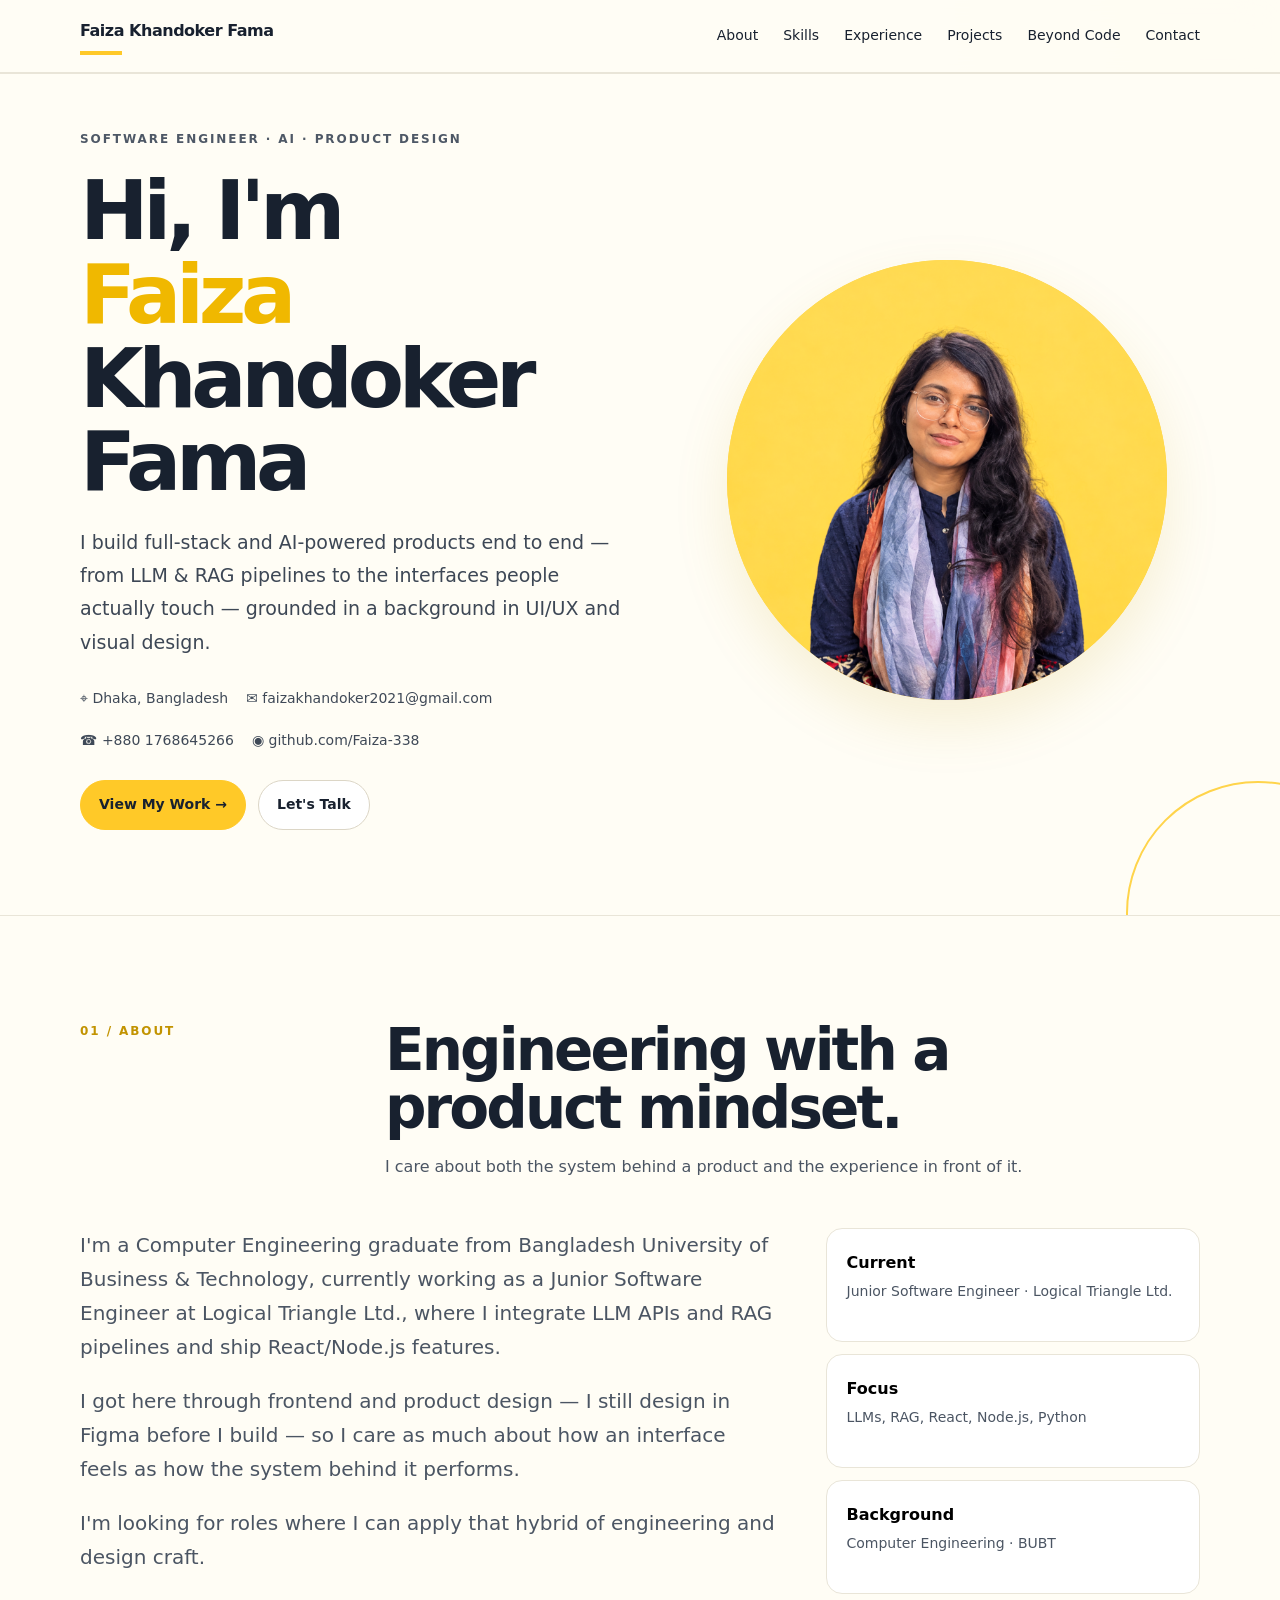
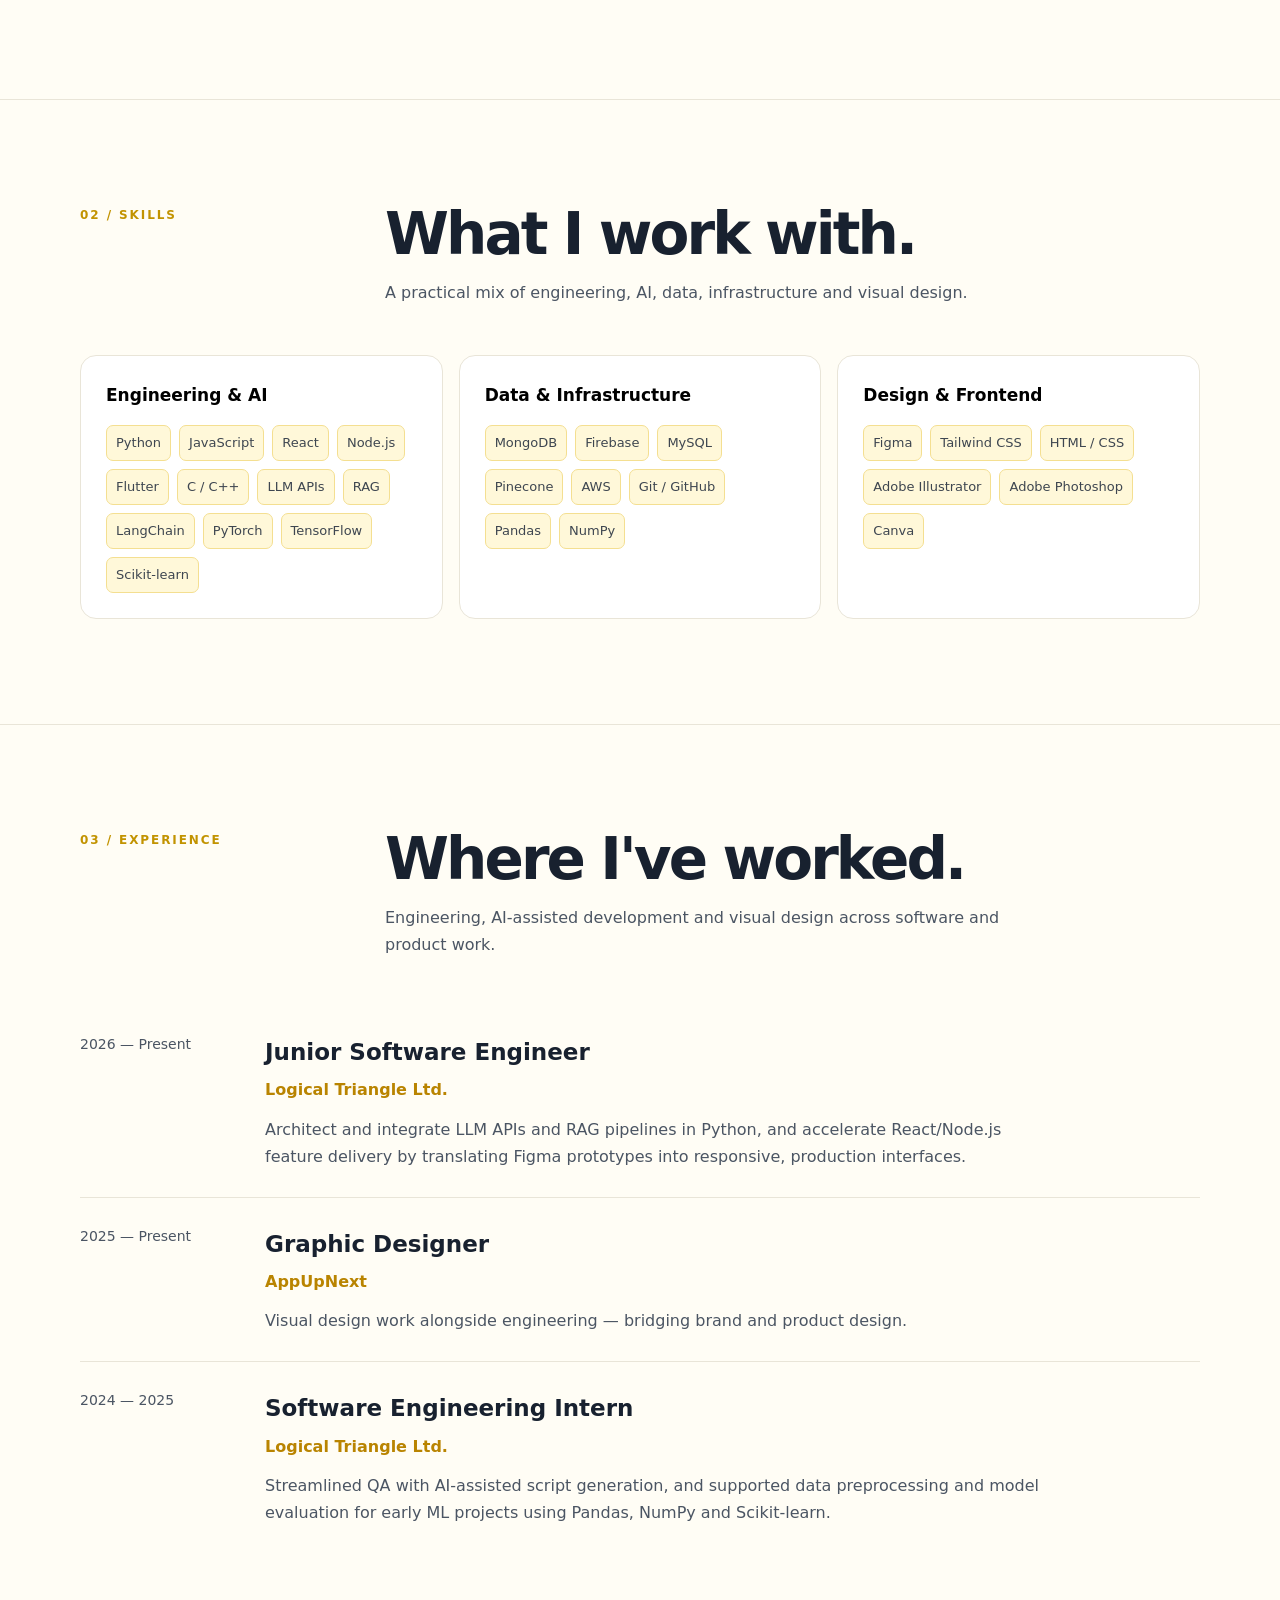
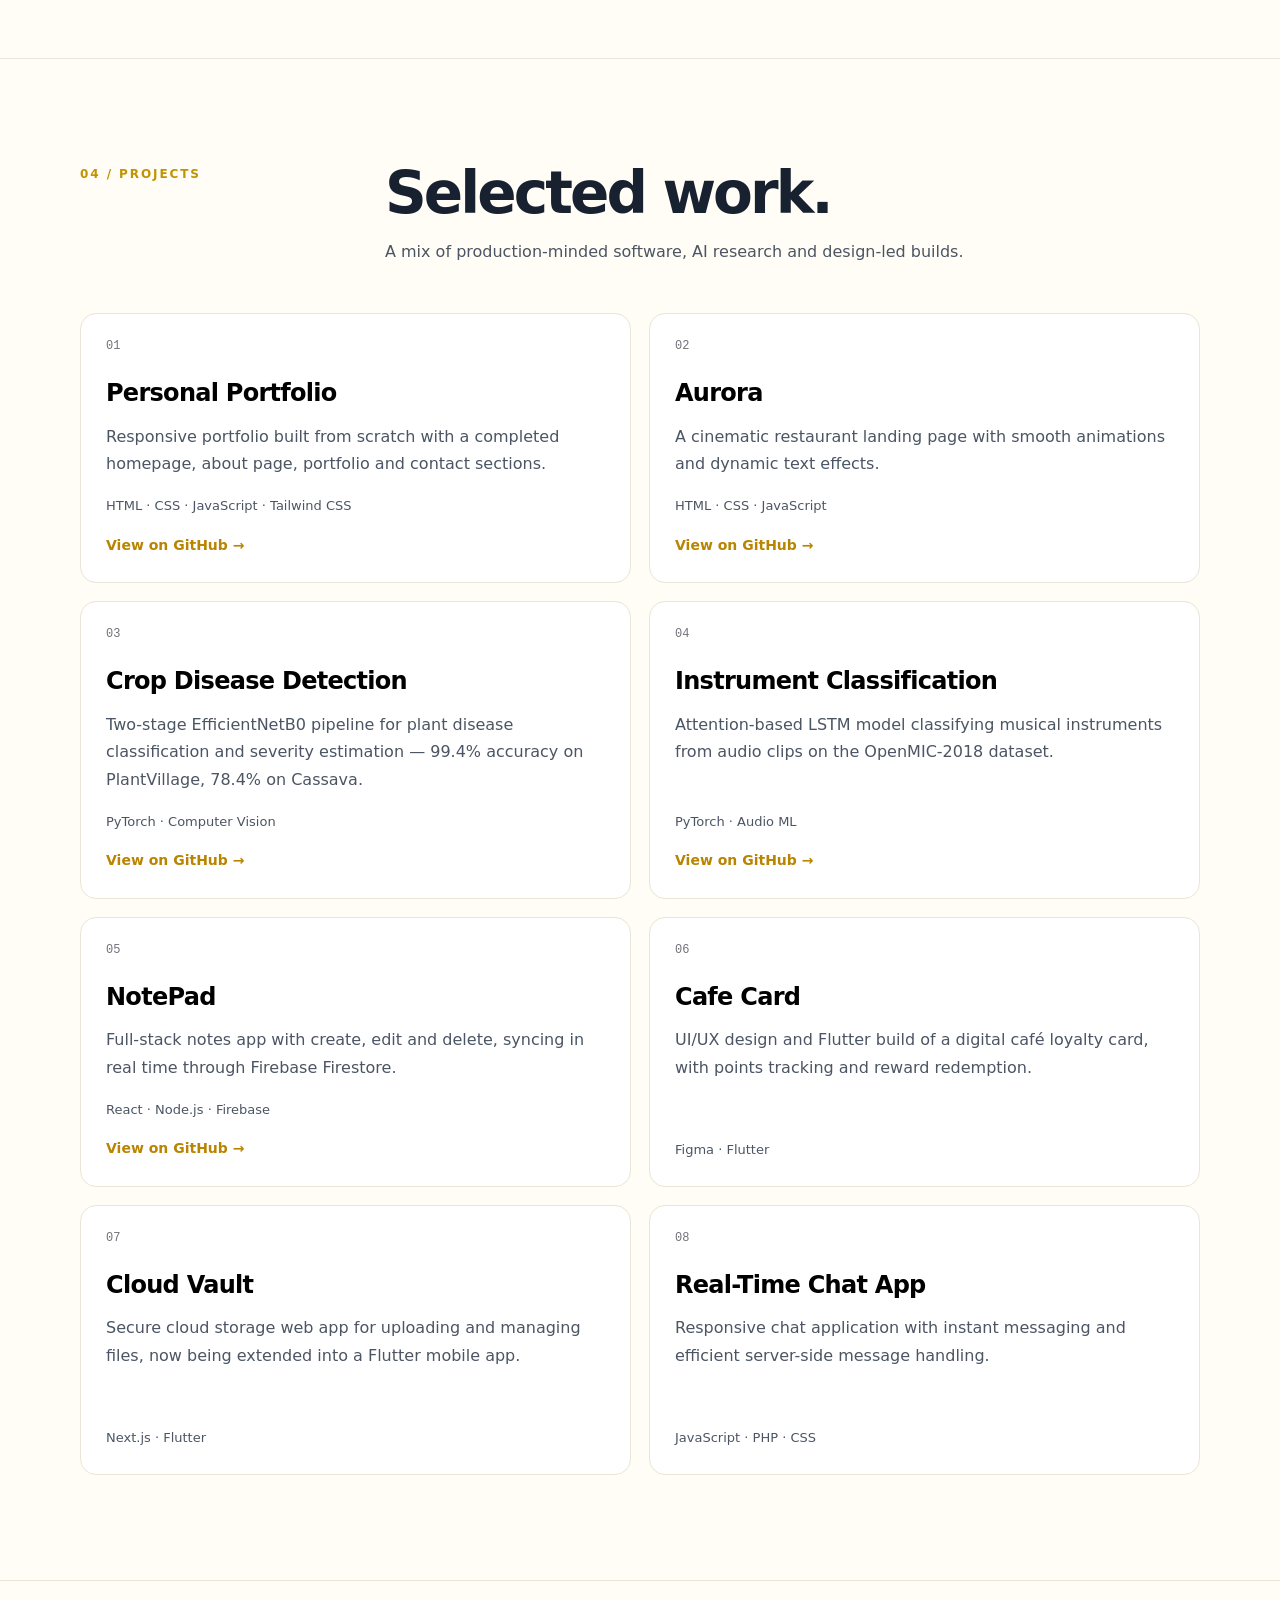
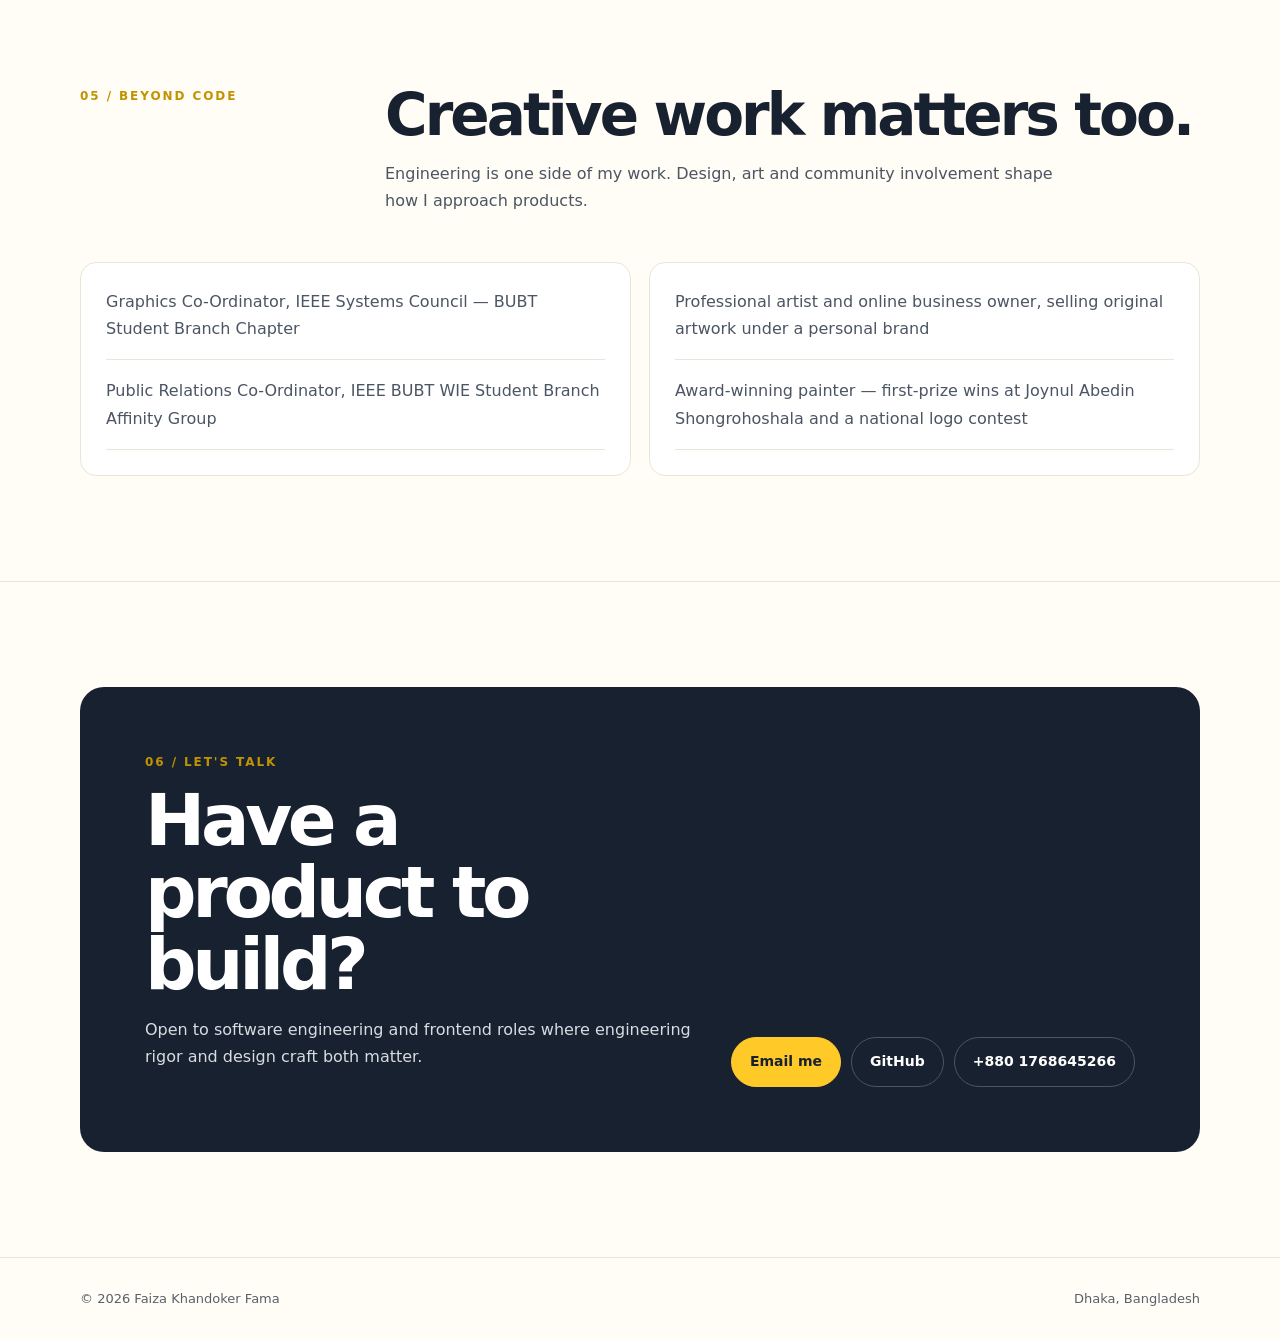
<file: index.html>
<!doctype html>
<html lang="en">
<head>
<meta charset="utf-8"><meta name="viewport" content="width=device-width,initial-scale=1">
<meta name="description" content="Portfolio of Faiza Khandoker Fama — Software Engineer, AI developer and designer.">
<title>Faiza Khandoker Fama — Software Engineer</title>
<link rel="stylesheet" href="style.css">
</head>
<body>
<nav><div class="wrap nav"><a class="brand" href="#top">Faiza Khandoker Fama</a><div class="links"><a href="#about">About</a><a href="#skills">Skills</a><a href="#experience">Experience</a><a href="#projects">Projects</a><a href="#beyond">Beyond Code</a><a href="#contact">Contact</a></div></div></nav>
<main id="top">
<section class="hero"><div class="wrap hero-grid"><div><div class="eyebrow">Software Engineer · AI · Product Design</div><h1>Hi, I'm<br><span class="name">Faiza</span> Khandoker Fama</h1><p class="lead">I build full-stack and AI-powered products end to end — from LLM &amp; RAG pipelines to the interfaces people actually touch — grounded in a background in UI/UX and visual design.</p><div class="meta"><span>⌖ Dhaka, Bangladesh</span><a href="mailto:faizakhandoker2021@gmail.com">✉ faizakhandoker2021@gmail.com</a><a href="tel:+8801768645266">☎ +880 1768645266</a><a href="https://github.com/Faiza-338" target="_blank">◉ github.com/Faiza-338</a></div><div class="actions"><a class="btn primary" href="#projects">View My Work →</a><a class="btn" href="mailto:faizakhandoker2021@gmail.com">Let's Talk</a></div></div><div class="photo-wrap"><div class="photo-circle"><img src="faiza.png" alt="Faiza Khandoker Fama"></div></div></div></section>
<section id="about"><div class="wrap"><div class="section-head"><div class="kicker">01 / About</div><div><h2>Engineering with a product mindset.</h2><p>I care about both the system behind a product and the experience in front of it.</p></div></div><div class="about-grid"><div class="about-copy"><p>I'm a Computer Engineering graduate from Bangladesh University of Business &amp; Technology, currently working as a Junior Software Engineer at Logical Triangle Ltd., where I integrate LLM APIs and RAG pipelines and ship React/Node.js features.</p><p>I got here through frontend and product design — I still design in Figma before I build — so I care as much about how an interface feels as how the system behind it performs.</p><p>I'm looking for roles where I can apply that hybrid of engineering and design craft.</p></div><div class="facts"><div class="fact"><b>Current</b><span>Junior Software Engineer · Logical Triangle Ltd.</span></div><div class="fact"><b>Focus</b><span>LLMs, RAG, React, Node.js, Python</span></div><div class="fact"><b>Background</b><span>Computer Engineering · BUBT</span></div></div></div></div></section>
<section id="skills"><div class="wrap"><div class="section-head"><div class="kicker">02 / Skills</div><div><h2>What I work with.</h2><p>A practical mix of engineering, AI, data, infrastructure and visual design.</p></div></div><div class="skill-groups"><div class="card"><h3>Engineering &amp; AI</h3><div class="tags"><span class="tag">Python</span><span class="tag">JavaScript</span><span class="tag">React</span><span class="tag">Node.js</span><span class="tag">Flutter</span><span class="tag">C / C++</span><span class="tag">LLM APIs</span><span class="tag">RAG</span><span class="tag">LangChain</span><span class="tag">PyTorch</span><span class="tag">TensorFlow</span><span class="tag">Scikit-learn</span></div></div><div class="card"><h3>Data &amp; Infrastructure</h3><div class="tags"><span class="tag">MongoDB</span><span class="tag">Firebase</span><span class="tag">MySQL</span><span class="tag">Pinecone</span><span class="tag">AWS</span><span class="tag">Git / GitHub</span><span class="tag">Pandas</span><span class="tag">NumPy</span></div></div><div class="card"><h3>Design &amp; Frontend</h3><div class="tags"><span class="tag">Figma</span><span class="tag">Tailwind CSS</span><span class="tag">HTML / CSS</span><span class="tag">Adobe Illustrator</span><span class="tag">Adobe Photoshop</span><span class="tag">Canva</span></div></div></div></div></section>
<section id="experience"><div class="wrap"><div class="section-head"><div class="kicker">03 / Experience</div><div><h2>Where I've worked.</h2><p>Engineering, AI-assisted development and visual design across software and product work.</p></div></div><div class="timeline"><div class="job"><div class="date">2026 — Present</div><div><h3>Junior Software Engineer</h3><div class="company">Logical Triangle Ltd.</div><p>Architect and integrate LLM APIs and RAG pipelines in Python, and accelerate React/Node.js feature delivery by translating Figma prototypes into responsive, production interfaces.</p></div></div><div class="job"><div class="date">2025 — Present</div><div><h3>Graphic Designer</h3><div class="company">AppUpNext</div><p>Visual design work alongside engineering — bridging brand and product design.</p></div></div><div class="job"><div class="date">2024 — 2025</div><div><h3>Software Engineering Intern</h3><div class="company">Logical Triangle Ltd.</div><p>Streamlined QA with AI-assisted script generation, and supported data preprocessing and model evaluation for early ML projects using Pandas, NumPy and Scikit-learn.</p></div></div></div></div></section>
<section id="projects"><div class="wrap"><div class="section-head"><div class="kicker">04 / Projects</div><div><h2>Selected work.</h2><p>A mix of production-minded software, AI research and design-led builds.</p></div></div><div class="projects">
<article class="card project"><div class="project-num">01</div><h3>Personal Portfolio</h3><p>Responsive portfolio built from scratch with a completed homepage, about page, portfolio and contact sections.</p><div class="stack">HTML · CSS · JavaScript · Tailwind CSS</div><a class="project-link" href="https://github.com/Faiza-338/Portfolio-Website" target="_blank" rel="noreferrer">View on GitHub →</a></article>
<article class="card project"><div class="project-num">02</div><h3>Aurora</h3><p>A cinematic restaurant landing page with smooth animations and dynamic text effects.</p><div class="stack">HTML · CSS · JavaScript</div><a class="project-link" href="https://github.com/Faiza-338/Aurora" target="_blank" rel="noreferrer">View on GitHub →</a></article>
<article class="card project"><div class="project-num">03</div><h3>Crop Disease Detection</h3><p>Two-stage EfficientNetB0 pipeline for plant disease classification and severity estimation — 99.4% accuracy on PlantVillage, 78.4% on Cassava.</p><div class="stack">PyTorch · Computer Vision</div><a class="project-link" href="https://github.com/Faiza-338/EfficientNetB0-Based-Crop-Disease-Detection-and-Severity-Estimation" target="_blank" rel="noreferrer">View on GitHub →</a></article>
<article class="card project"><div class="project-num">04</div><h3>Instrument Classification</h3><p>Attention-based LSTM model classifying musical instruments from audio clips on the OpenMIC-2018 dataset.</p><div class="stack">PyTorch · Audio ML</div><a class="project-link" href="https://github.com/Faiza-338/Attention-Based-LSTM-for-Multi-Label-Instrument-Classification-on-OpenMIC-2018-Dataset" target="_blank" rel="noreferrer">View on GitHub →</a></article>
<article class="card project"><div class="project-num">05</div><h3>NotePad</h3><p>Full-stack notes app with create, edit and delete, syncing in real time through Firebase Firestore.</p><div class="stack">React · Node.js · Firebase</div><a class="project-link" href="https://github.com/Faiza-338/NotePad" target="_blank" rel="noreferrer">View on GitHub →</a></article>
<article class="card project"><div class="project-num">06</div><h3>Cafe Card</h3><p>UI/UX design and Flutter build of a digital café loyalty card, with points tracking and reward redemption.</p><div class="stack">Figma · Flutter</div></article>
<article class="card project"><div class="project-num">07</div><h3>Cloud Vault</h3><p>Secure cloud storage web app for uploading and managing files, now being extended into a Flutter mobile app.</p><div class="stack">Next.js · Flutter</div></article>
<article class="card project"><div class="project-num">08</div><h3>Real-Time Chat App</h3><p>Responsive chat application with instant messaging and efficient server-side message handling.</p><div class="stack">JavaScript · PHP · CSS</div></article>
</div></div></section>
<section id="beyond"><div class="wrap"><div class="section-head"><div class="kicker">05 / Beyond code</div><div><h2>Creative work matters too.</h2><p>Engineering is one side of my work. Design, art and community involvement shape how I approach products.</p></div></div><div class="beyond"><div class="card"><ul><li>Graphics Co-Ordinator, IEEE Systems Council — BUBT Student Branch Chapter</li><li>Public Relations Co-Ordinator, IEEE BUBT WIE Student Branch Affinity Group</li></ul></div><div class="card"><ul><li>Professional artist and online business owner, selling original artwork under a personal brand</li><li>Award-winning painter — first-prize wins at Joynul Abedin Shongrohoshala and a national logo contest</li></ul></div></div></div></section>
<section id="contact"><div class="wrap contact"><div><div class="kicker">06 / Let's talk</div><h2>Have a product to build?</h2><p>Open to software engineering and frontend roles where engineering rigor and design craft both matter.</p></div><div class="contact-links"><a class="btn primary" href="mailto:faizakhandoker2021@gmail.com">Email me</a><a class="btn" href="https://github.com/Faiza-338" target="_blank" rel="noreferrer">GitHub</a><a class="btn" href="tel:+8801768645266">+880 1768645266</a></div></div></section>
</main>
<footer><div class="wrap footer"><span>© 2026 Faiza Khandoker Fama</span><span>Dhaka, Bangladesh</span></div></footer>
</body></html>
</file>
<file: style.css>
html {
  scroll-behavior: smooth;
}
body {
  font-family:
    Inter,
    system-ui,
    -apple-system,
    BlinkMacSystemFont,
    "Segoe UI",
    sans-serif;
}
.glass {
  background: rgba(15, 23, 42, 0.72);
  backdrop-filter: blur(16px);
}
.blue-glow {
  box-shadow: 0 0 35px rgba(59, 130, 246, 0.25);
}
.card-hover {
  transition: all 0.3s ease;
}
.card-hover:hover {
  transform: translateY(-8px);
  box-shadow: 0 20px 45px rgba(59, 130, 246, 0.22);
}
.gradient-text {
  background: linear-gradient(90deg, #60a5fa, #38bdf8, #a78bfa);
  -webkit-background-clip: text;
  background-clip: text;
  color: transparent;
}
.section-title {
  font-size: clamp(2rem, 4vw, 3rem);
  font-weight: 800;
  color: white;
}
.page-hero {
  background:
    radial-gradient(
      circle at top left,
      rgba(37, 99, 235, 0.35),
      transparent 35%
    ),
    linear-gradient(135deg, #020617, #0f172a, #020617);
}

:root {
  --bg: #09090b;
  --panel: #111113;
  --text: #f4f4f5;
  --muted: #a1a1aa;
  --line: #27272a;
  --accent: #c4b5fd;
  --max: 1120px;
}

* {
  box-sizing: border-box;
  scroll-behavior: smooth;
}

body {
  margin: 0;
  background: radial-gradient(circle at 75% 0%, rgba(124, 58, 237, 0.16), transparent 28rem), var(--bg);
  color: #27313f;
  font: 16px/1.7 Inter, ui-sans-serif, system-ui, -apple-system, "Segoe UI", sans-serif;
}

a {
  color: inherit;
  text-decoration: none;
}

.wrap {
  width: min(var(--max), calc(100% - 40px));
  margin: auto;
}

nav {
  position: sticky;
  top: 0;
  z-index: 20;
  background: rgba(9, 9, 11, 0.8);
  backdrop-filter: blur(18px);
  border-bottom: 1px solid rgba(255, 255, 255, 0.07);
}

.nav {
  height: 72px;
  display: flex;
  align-items: center;
  justify-content: space-between;
}

.brand {
  font-weight: 800;
  letter-spacing: -0.03em;
}

.links {
  display: flex;
  gap: 25px;
  color: #d4d4d8;
  font-size: 14px;
}

.links a:hover {
  color: var(--accent);
}

.hero {
  min-height: calc(100vh - 72px);
  display: grid;
  align-items: center;
  padding: 90px 0;
}

.eyebrow,
.kicker {
  color: var(--accent);
  font-size: 12px;
  font-weight: 800;
  letter-spacing: 0.16em;
  text-transform: uppercase;
}

.hero h1 {
  font-size: clamp(48px, 8vw, 92px);
  line-height: 0.98;
  letter-spacing: -0.065em;
  margin: 20px 0 28px;
  max-width: 900px;
}

.gradient {
  background: linear-gradient(110deg, #fff, #c4b5fd 60%, #a78bfa);
  -webkit-background-clip: text;
  background-clip: text;
  color: transparent;
}

.lead {
  font-size: clamp(19px, 2.2vw, 25px);
  line-height: 1.5;
  color: #d4d4d8;
  max-width: 790px;
}

.meta {
  display: flex;
  flex-wrap: wrap;
  gap: 12px;
  margin-top: 30px;
  color: var(--muted);
  font-size: 14px;
}

.meta span {
  border: 1px solid var(--line);
  border-radius: 999px;
  padding: 7px 13px;
}

.actions {
  display: flex;
  gap: 12px;
  flex-wrap: wrap;
  margin-top: 34px;
}

.btn {
  display: inline-flex;
  align-items: center;
  justify-content: center;
  padding: 12px 18px;
  border-radius: 10px;
  border: 1px solid var(--line);
  font-weight: 700;
  font-size: 14px;
}

.btn.primary {
  background: #f4f4f5;
  color: #09090b;
  border-color: #f4f4f5;
}

section {
  padding: 105px 0;
  border-top: 1px solid rgba(255, 255, 255, 0.06);
}

.section-head {
  display: grid;
  grid-template-columns: 260px 1fr;
  gap: 45px;
  margin-bottom: 48px;
}

.section-head h2 {
  font-size: clamp(34px, 5vw, 58px);
  line-height: 1;
  letter-spacing: -0.05em;
  margin: 0;
}

.section-head p {
  color: var(--muted);
  max-width: 680px;
  margin: 16px 0 0;
}

.about-grid {
  display: grid;
  grid-template-columns: 1.3fr 0.7fr;
  gap: 50px;
}

.about-copy {
  font-size: 20px;
  color: var(--muted);
}

.about-copy p {
  margin-top: 0;
}

.facts {
  display: grid;
  gap: 12px;
}

.fact,
.card {
  background: linear-gradient(145deg, rgba(255, 255, 255, 0.045), rgba(255, 255, 255, 0.015));
  border: 1px solid var(--line);
  border-radius: 16px;
}

.fact {
  padding: 20px;
}

.fact b {
  display: block;
}

.fact span {
  color: var(--muted);
  font-size: 14px;
}

.skill-groups {
  display: grid;
  grid-template-columns: repeat(3, 1fr);
  gap: 16px;
}

.card {
  padding: 25px;
}

.card h3 {
  margin: 0 0 15px;
  font-size: 17px;
}

.tags {
  display: flex;
  flex-wrap: wrap;
  gap: 8px;
}

.tag {
  font-size: 13px;
  color: #d4d4d8;
  background: #18181b;
  border: 1px solid #303035;
  padding: 6px 9px;
  border-radius: 7px;
}

.timeline {
  display: grid;
}

.job {
  display: grid;
  grid-template-columns: 150px 1fr;
  gap: 35px;
  padding: 27px 0;
  border-top: 1px solid var(--line);
}

.job:first-child {
  border-top: 0;
}

.date {
  color: var(--muted);
  font-size: 14px;
}

.job h3 {
  margin: 0;
  font-size: 23px;
}

.company {
  color: var(--accent);
  font-weight: 700;
  margin: 4px 0 12px;
}

.job p {
  color: #c4c4c8;
  margin: 0;
  max-width: 780px;
}

.projects {
  display: grid;
  grid-template-columns: repeat(2, 1fr);
  gap: 18px;
}

.project {
  display: flex;
  flex-direction: column;
  min-height: 270px;
}

.project-num {
  color: #71717a;
  font: 12px ui-monospace, SFMono-Regular, Menlo, monospace;
}

.project h3 {
  font-size: 24px;
  letter-spacing: -0.03em;
  margin: 20px 0 9px;
}

.project p {
  color: var(--muted);
  margin: 0 0 18px;
}

.stack {
  color: var(--muted);
  font-size: 13px;
  margin-top: auto;
}

.project-link {
  margin-top: 16px;
  color: var(--accent);
  font-weight: 700;
  font-size: 14px;
}

.beyond {
  display: grid;
  grid-template-columns: 1fr 1fr;
  gap: 18px;
}

.beyond ul {
  padding: 0;
  margin: 0;
  list-style: none;
}

.beyond li {
  padding: 17px 0;
  border-bottom: 1px solid var(--line);
  color: var(--muted);
}

.beyond li:first-child {
  padding-top: 0;
}

.contact {
  display: grid;
  grid-template-columns: 1fr auto;
  align-items: end;
  gap: 30px;
}

.contact h2 {
  font-size: clamp(42px, 6vw, 72px);
  line-height: 1;
  letter-spacing: -0.06em;
  margin: 12px 0;
}

.contact p {
  color: var(--muted);
  max-width: 600px;
}

.contact-links {
  display: flex;
  gap: 10px;
  flex-wrap: wrap;
  justify-content: flex-end;
}

footer {
  padding: 30px 0;
  border-top: 1px solid var(--line);
  color: #71717a;
  font-size: 13px;
}

.footer {
  display: flex;
  justify-content: space-between;
  gap: 20px;
}

@media (max-width: 800px) {
  .links {
    display: none;
  }
  .section-head,
  .about-grid,
  .skill-groups,
  .projects,
  .beyond,
  .contact {
    grid-template-columns: 1fr;
  }
  .section-head {
    gap: 18px;
  }
  .job {
    grid-template-columns: 1fr;
    gap: 8px;
  }
  .contact-links {
    justify-content: flex-start;
  }
  .hero {
    padding: 70px 0;
  }
  .wrap {
    width: min(var(--max), calc(100% - 28px));
  }
}

/* Base Theme Overrides (Light/Yellow Theme) */
:root {
  --bg: #fffdf5;
  --panel: #fff;
  --text: #18212f;
  --muted: #4b5563;
  --line: #e9e5d8;
  --accent: #ffc928;
  --accent2: #f0b800;
}

body {
  background: radial-gradient(circle at 95% 0%, rgba(255, 201, 40, 0.13), transparent 24rem), var(--bg);
  color: var(--text);
}

nav {
  background: rgba(255, 253, 245, 0.9);
  border-bottom: 1px solid var(--line);
}

.brand {
  color: var(--text);
}

.brand:after {
  content: "";
  display: block;
  width: 42px;
  height: 4px;
  background: var(--accent);
  margin-top: 7px;
}

.links {
  color: var(--text);
}

.links a:hover {
  color: #b98500;
}

.hero {
  min-height: calc(100vh - 72px);
  padding: 55px 0 85px;
  background: var(--bg);
  position: relative;
  overflow: hidden;
}

.hero:after {
  content: "";
  position: absolute;
  width: 260px;
  height: 260px;
  border: 2px solid #ffd44b;
  border-radius: 50%;
  right: -110px;
  bottom: -130px;
}

.hero-grid {
  display: grid;
  grid-template-columns: 1.05fr 0.95fr;
  gap: 55px;
  align-items: center;
}

.hero .eyebrow {
  color: #4e5866;
}

.hero h1 {
  font-size: clamp(48px, 6.5vw, 82px);
  line-height: 1.02;
  letter-spacing: -0.065em;
  margin: 20px 0 22px;
}

.hero h1 .name {
  color: #f0b800;
}

.hero .gradient {
  background: none;
  color: var(--text);
}

.hero .lead {
  font-size: 19px;
  max-width: 650px;
  color: #3d4755;
  line-height: 1.75;
}

.meta {
  display: flex;
  flex-wrap: wrap;
  gap: 18px;
  margin: 28px 0;
  color: #3f4957;
  font-size: 14px;
}

.meta span {
  border: 0;
  padding: 0;
}

.actions {
  gap: 12px;
  margin-top: 24px;
}

.btn {
  border-radius: 999px;
  border: 1px solid #dcd6c6;
  background: #fff;
  color: var(--text);
}

.btn.primary {
  background: var(--accent);
  border-color: var(--accent);
  color: var(--text);
}

.photo-wrap {
  display: flex;
  justify-content: center;
  position: relative;
}

.photo-circle {
  width: min(440px, 82vw);
  aspect-ratio: 1;
  border-radius: 50%;
  background: linear-gradient(135deg, #ffd84c, #ffc928);
  display: grid;
  place-items: center;
  overflow: hidden;
  box-shadow: 0 24px 55px rgba(185, 145, 0, 0.13);
}

.photo-circle img {
  width: 100%;
  height: 100%;
  object-fit: cover;
  object-position: center;
  display: block;
  filter: contrast(1.03) saturate(1.03);
  image-rendering: auto;
}

.photo-wrap:before {
  content: "";
  position: absolute;
  width: min(460px, 86vw);
  aspect-ratio: 1;
  border: 1px dashed #f4cf55;
  border-radius: 50%;
  z-index: -1;
}

section {
  border-top: 1px solid var(--line);
}

.section-head h2 {
  color: var(--text);
}

.section-head p,
.project p,
.job p {
  color: var(--muted);
}

.kicker {
  color: #c29300;
}

.fact,
.card {
  background: #fff;
  border-color: var(--line);
  color: black;
}

.tag {
  background: #fff8d9;
  border-color: #f4df91;
  color: #3e4650;
}

.company,
.project-link {
  color: #b98400;
}

.contact {
  background: #18212f;
  color: #fff;
  border-radius: 24px;
  padding: 65px;
}

.contact p {
  color: #d7dce2;
}

.contact .btn {
  background: transparent;
  color: #fff;
  border-color: #4b5563;
}

.contact .btn.primary {
  background: var(--accent);
  border-color: var(--accent);
  color: var(--text);
}

footer {
  border-top-color: var(--line);
  color: #59616b;
}

@media (max-width: 850px) {
  .hero-grid {
    grid-template-columns: 1fr;
    gap: 45px;
  }
  .photo-wrap {
    order: -1;
  }
  .photo-circle {
    width: min(330px, 75vw);
  }
  .links {
    display: none;
  }
}
</file>
